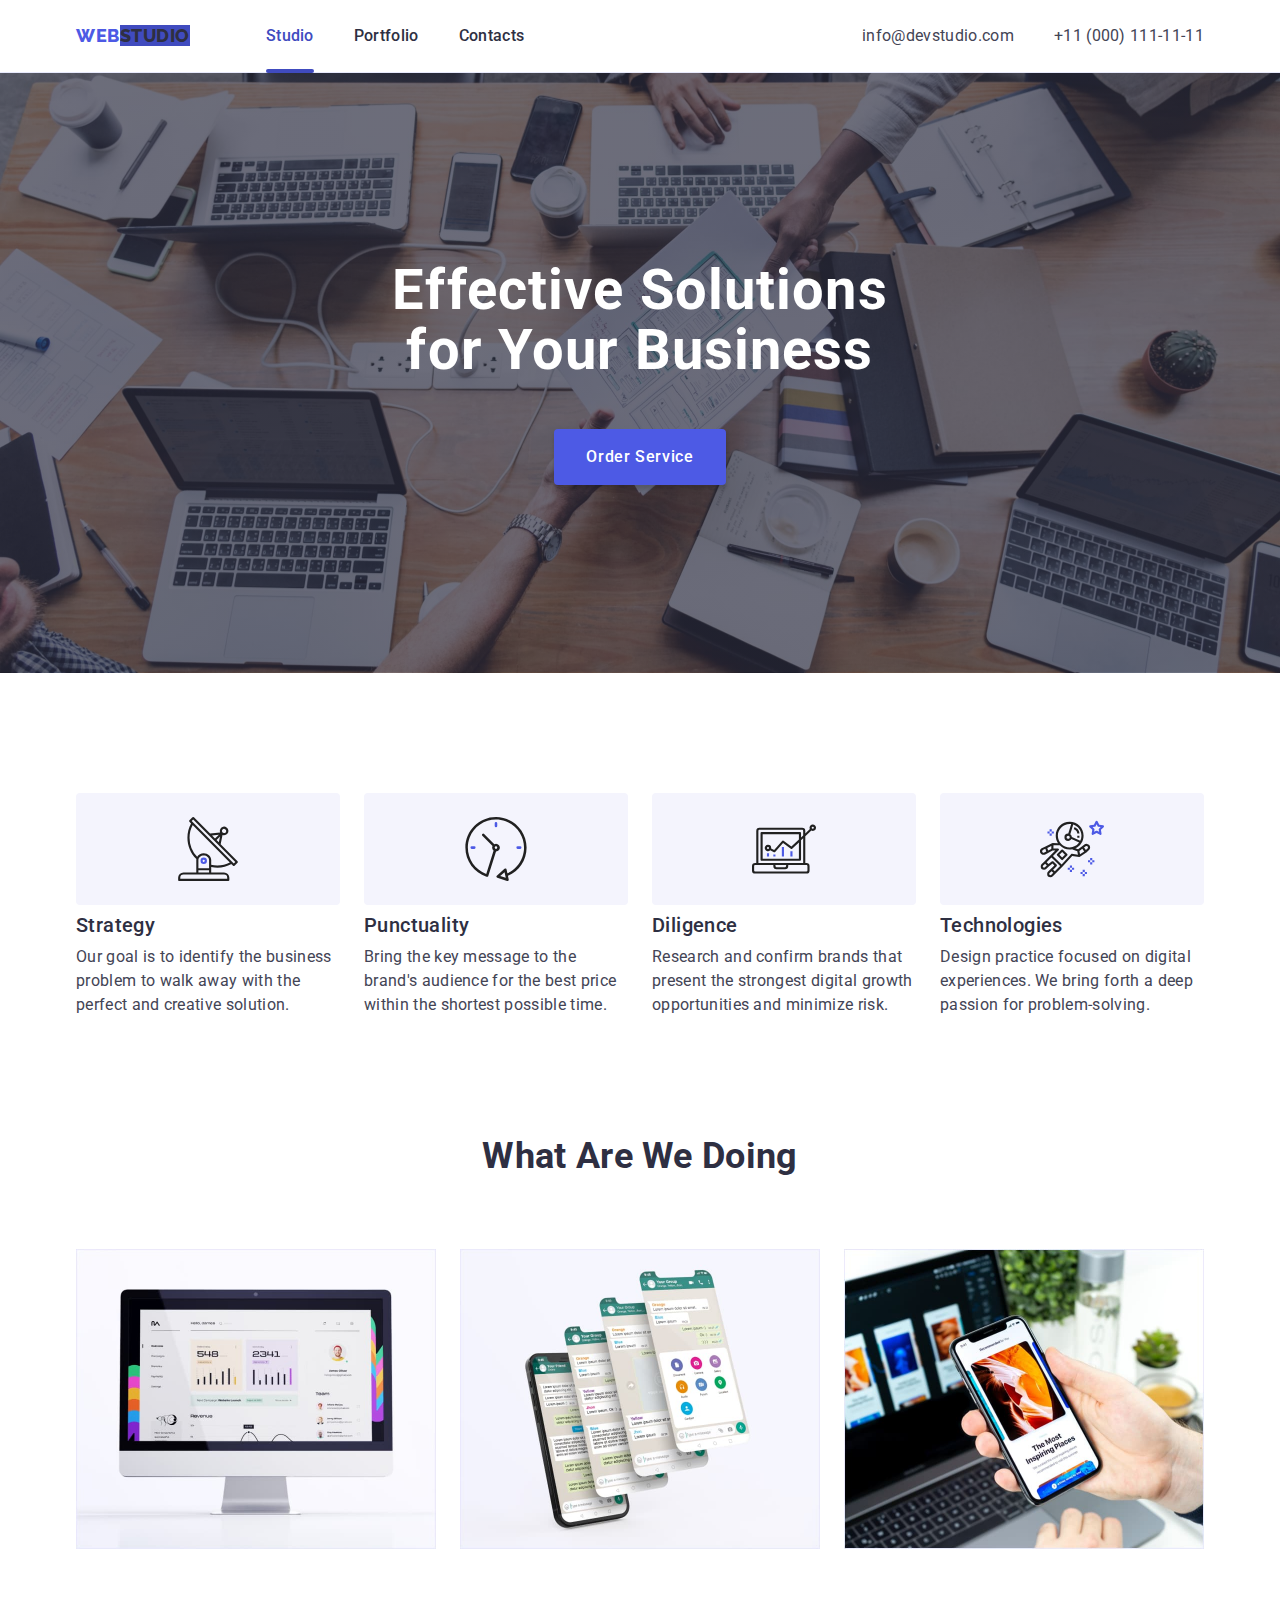
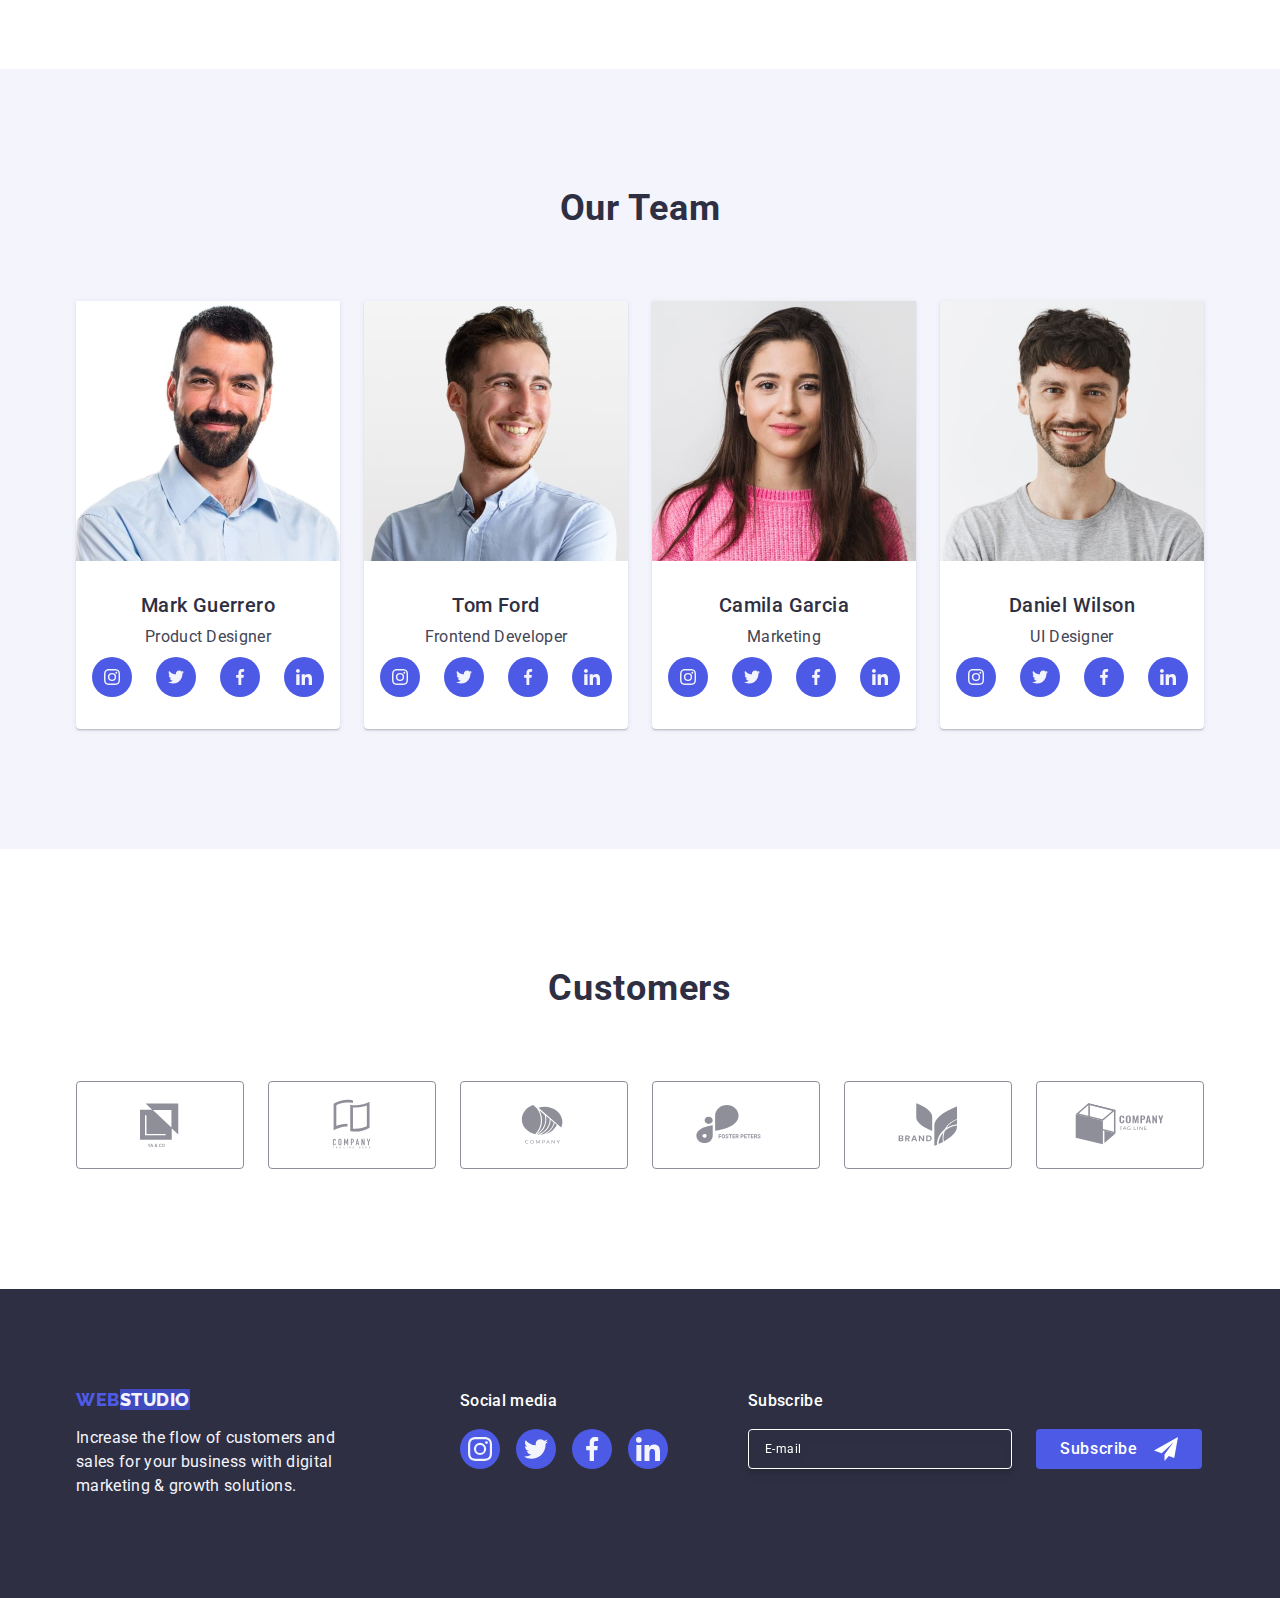
<file: index.html>
<!DOCTYPE html>
<html lang="en">
  <head>
    <meta charset="UTF-8" />
    <meta name="viewport" content="width=device-width, initial-scale=1.0" />
    <link rel="preconnect" href="https://fonts.googleapis.com" />
    <link rel="preconnect" href="https://fonts.gstatic.com" crossorigin />
    <link
      href="https://fonts.googleapis.com/css2?family=Raleway:wght@800&family=Roboto:wght@400;500;700;900&display=swap"
      rel="stylesheet"
    />
    <link
      rel="stylesheet"
      href="https://cdnjs.cloudflare.com/ajax/libs/modern-normalize/2.0.0/modern-normalize.min.css"
    />
    <link rel="stylesheet" href="./css/styles.css" />
    <link rel="shortcut icon" href="./images/favicon.ico" />
    <title>Web Studio</title>
  </head>
  <body>
    <header class="header">
      <div class="header-container container">
        <nav class="header-nav">
          <a class="header-nav__logo-blue link" href="./index.html"
            >Web<span class="header-nav__logo-black">Studio</span></a
          >
          <ul class="header-nav__list list">
            <li class="header-nav__item">
              <a class="header-nav__link link current" href="./index.html"
                >Studio</a
              >
            </li>
            <li class="header-nav__item">
              <a class="header-nav__link link" href="./portfolio.html"
                >Portfolio</a
              >
            </li>
            <li class="header-nav__item">
              <a class="header-nav__link link" href="">Contacts</a>
            </li>
          </ul>
        </nav>
        <address class="header-contacts">
          <ul class="header-contacts__list list">
            <li class="header-contacts__item">
              <a
                class="header-contacts__link link"
                href="mailto:info@devstudio.com"
                >info@devstudio.com</a
              >
            </li>
            <li class="header-contacts__item">
              <a class="header-contacts__link link" href="tel:+110001111111"
                >+11 (000) 111-11-11</a
              >
            </li>
          </ul>
        </address>
      </div>
    </header>

    <main>
      <section class="hero hero__bg-image">
        <div class="container">
          <h1 class="hero__title">Effective Solutions for Your Business</h1>
          <button class="hero__button" type="button" data-modal-open>
            Order Service
          </button>
        </div>
      </section>

      <section class="company">
        <div class="container">
          <h2 class="visually-hidden">Hidden</h2>
          <ul class="company__list list">
            <li class="company__item">
              <div class="company__wrapper">
                <svg
                  class="company__icon"
                  aria-label="antenna"
                  width="64"
                  height="64"
                >
                  <use href="./images/icons.svg#icon-antenna"></use>
                </svg>
              </div>
              <h3 class="company__title">Strategy</h3>
              <p class="company__text">
                Our goal is to identify the business problem to walk away with
                the perfect and creative solution.
              </p>
            </li>
            <li class="company__item">
              <div class="company__wrapper">
                <svg
                  class="company__icon"
                  aria-label="antenna"
                  width="64"
                  height="64"
                >
                  <use href="./images/icons.svg#icon-clock"></use>
                </svg>
              </div>
              <h3 class="company__title">Punctuality</h3>
              <p class="company__text">
                Bring the key message to the brand's audience for the best price
                within the shortest possible time.
              </p>
            </li>
            <li class="company__item">
              <div class="company__wrapper">
                <svg
                  class="company__icon"
                  aria-label="antenna"
                  width="64"
                  height="64"
                >
                  <use href="./images/icons.svg#icon-diagram"></use>
                </svg>
              </div>
              <h3 class="company__title">Diligence</h3>
              <p class="company__text">
                Research and confirm brands that present the strongest digital
                growth opportunities and minimize risk.
              </p>
            </li>
            <li class="company__item">
              <div class="company__wrapper">
                <svg
                  class="company__icon"
                  aria-label="antenna"
                  width="64"
                  height="64"
                >
                  <use href="./images/icons.svg#icon-astronaut"></use>
                </svg>
              </div>
              <h3 class="company__title">Technologies</h3>
              <p class="company__text">
                Design practice focused on digital experiences. We bring forth a
                deep passion for problem-solving.
              </p>
            </li>
          </ul>
        </div>
      </section>

      <section class="works">
        <div class="container">
          <h2 class="works__title">What are we doing</h2>
          <ul class="works__list list">
            <li class="works__item">
              <img
                class="works__image"
                src="./images/work-01.jpg"
                alt="computer-monitor"
                width="360"
              />
            </li>
            <li class="works__item">
              <img
                class="works__image"
                src="./images/work-02.jpg"
                alt="phone-application"
                width="360"
              />
            </li>
            <li class="works__item">
              <img
                class="works__image"
                src="./images/work-03.jpg"
                alt="laptop-and-phone"
                width="360"
              />
            </li>
          </ul>
        </div>
      </section>

      <section class="team">
        <div class="container">
          <h2 class="team__title">Our Team</h2>
          <ul class="team__list list">
            <li class="team__item">
              <img
                class="team__image"
                src="./images/team-01.jpg"
                alt="photo Mark Guerrero"
                width="264"
              />
              <div class="team__wrapper">
                <h3 class="team__specialist">Mark Guerrero</h3>
                <p class="team__job-title">Product Designer</p>
                <ul class="team__list-icons list">
                  <li class="team__item-icon">
                    <a href="" class="team__link-icon">
                      <svg
                        class="team__icon"
                        aria-label="icon-instagram"
                        width="16"
                        height="16"
                      >
                        <use href="./images/icons.svg#icon-instagram"></use>
                      </svg>
                    </a>
                  </li>
                  <li class="team__item-icon">
                    <a href="" class="team__link-icon">
                      <svg
                        class="team__icon"
                        aria-label="icon-twitter"
                        width="16"
                        height="16"
                      >
                        <use href="./images/icons.svg#icon-twitter"></use>
                      </svg>
                    </a>
                  </li>
                  <li class="team__item-icon">
                    <a href="" class="team__link-icon">
                      <svg
                        class="team__icon"
                        aria-label="icon-facebook"
                        width="16"
                        height="16"
                      >
                        <use href="./images/icons.svg#icon-facebook"></use>
                      </svg>
                    </a>
                  </li>
                  <li class="team__item-icon">
                    <a href="" class="team__link-icon">
                      <svg
                        class="team__icon"
                        aria-label="icon-linkedin"
                        width="16"
                        height="16"
                      >
                        <use href="./images/icons.svg#icon-linkedin"></use>
                      </svg>
                    </a>
                  </li>
                </ul>
              </div>
            </li>
            <li class="team__item">
              <img
                class="team__image"
                src="./images/team-02.jpg"
                alt="photo Tom Ford"
                width="264"
              />
              <div class="team__wrapper">
                <h3 class="team__specialist">Tom Ford</h3>
                <p class="team__job-title">Frontend Developer</p>
                <ul class="team__list-icons list">
                  <li class="team__item-icon">
                    <a href="" class="team__link-icon">
                      <svg
                        class="team__icon"
                        aria-label="icon-instagram"
                        width="16"
                        height="16"
                      >
                        <use href="./images/icons.svg#icon-instagram"></use>
                      </svg>
                    </a>
                  </li>
                  <li class="team__item-icon">
                    <a href="" class="team__link-icon">
                      <svg
                        class="team__icon"
                        aria-label="icon-twitter"
                        width="16"
                        height="16"
                      >
                        <use href="./images/icons.svg#icon-twitter"></use>
                      </svg>
                    </a>
                  </li>
                  <li class="team__item-icon">
                    <a href="" class="team__link-icon">
                      <svg
                        class="team__icon"
                        aria-label="icon-facebook"
                        width="16"
                        height="16"
                      >
                        <use href="./images/icons.svg#icon-facebook"></use>
                      </svg>
                    </a>
                  </li>
                  <li class="team__item-icon">
                    <a href="" class="team__link-icon">
                      <svg
                        class="team__icon"
                        aria-label="icon-linkedin"
                        width="16"
                        height="16"
                      >
                        <use href="./images/icons.svg#icon-linkedin"></use>
                      </svg>
                    </a>
                  </li>
                </ul>
              </div>
            </li>
            <li class="team__item">
              <img
                class="team__image"
                src="./images/team-03.jpg"
                alt="photo Camila Garcia"
                width="264"
              />
              <div class="team__wrapper">
                <h3 class="team__specialist">Camila Garcia</h3>
                <p class="team__job-title">Marketing</p>
                <ul class="team__list-icons list">
                  <li class="team__item-icon">
                    <a href="" class="team__link-icon">
                      <svg
                        class="team__icon"
                        aria-label="icon-instagram"
                        width="16"
                        height="16"
                      >
                        <use href="./images/icons.svg#icon-instagram"></use>
                      </svg>
                    </a>
                  </li>
                  <li class="team__item-icon">
                    <a href="" class="team__link-icon">
                      <svg
                        class="team__icon"
                        aria-label="icon-twitter"
                        width="16"
                        height="16"
                      >
                        <use href="./images/icons.svg#icon-twitter"></use>
                      </svg>
                    </a>
                  </li>
                  <li class="team__item-icon">
                    <a href="" class="team__link-icon">
                      <svg
                        class="team__icon"
                        aria-label="icon-facebook"
                        width="16"
                        height="16"
                      >
                        <use href="./images/icons.svg#icon-facebook"></use>
                      </svg>
                    </a>
                  </li>
                  <li class="team__item-icon">
                    <a href="" class="team__link-icon">
                      <svg
                        class="team__icon"
                        aria-label="icon-linkedin"
                        width="16"
                        height="16"
                      >
                        <use href="./images/icons.svg#icon-linkedin"></use>
                      </svg>
                    </a>
                  </li>
                </ul>
              </div>
            </li>
            <li class="team__item">
              <img
                class="team__image"
                src="./images/team-04.jpg"
                alt="photo Daniel Wilson"
                width="264"
              />
              <div class="team__wrapper">
                <h3 class="team__specialist">Daniel Wilson</h3>
                <p class="team__job-title">UI Designer</p>
                <ul class="team__list-icons list">
                  <li class="team__item-icon">
                    <a href="" class="team__link-icon">
                      <svg
                        class="team__icon"
                        aria-label="icon-instagram"
                        width="16"
                        height="16"
                      >
                        <use href="./images/icons.svg#icon-instagram"></use>
                      </svg>
                    </a>
                  </li>
                  <li class="team__item-icon">
                    <a href="" class="team__link-icon">
                      <svg
                        class="team__icon"
                        aria-label="icon-twitter"
                        width="16"
                        height="16"
                      >
                        <use href="./images/icons.svg#icon-twitter"></use>
                      </svg>
                    </a>
                  </li>
                  <li class="team__item-icon">
                    <a href="" class="team__link-icon">
                      <svg
                        class="team__icon"
                        aria-label="icon-facebook"
                        width="16"
                        height="16"
                      >
                        <use href="./images/icons.svg#icon-facebook"></use>
                      </svg>
                    </a>
                  </li>
                  <li class="team__item-icon">
                    <a href="" class="team__link-icon">
                      <svg
                        class="team__icon"
                        aria-label="icon-linkedin"
                        width="16"
                        height="16"
                      >
                        <use href="./images/icons.svg#icon-linkedin"></use>
                      </svg>
                    </a>
                  </li>
                </ul>
              </div>
            </li>
          </ul>
        </div>
      </section>
      <section class="customers">
        <div class="container">
          <h2 class="customers__title">Customers</h2>
          <ul class="customers__list list">
            <li class="customers__item">
              <a href="" class="customers__link"
                ><svg
                  class="customers__icon"
                  aria-label="customers-icons"
                  width="104"
                  height="56"
                >
                  <use href="./images/icons.svg#customers-logo-1"></use></svg
              ></a>
            </li>
            <li class="customers__item">
              <a href="" class="customers__link"
                ><svg
                  class="customers__icon"
                  aria-label="customers-icons"
                  width="104"
                  height="56"
                >
                  <use href="./images/icons.svg#customers-logo-2"></use></svg
              ></a>
            </li>
            <li class="customers__item">
              <a href="" class="customers__link"
                ><svg
                  class="customers__icon"
                  aria-label="customers-icons"
                  width="104"
                  height="56"
                >
                  <use href="./images/icons.svg#customers-logo-3"></use></svg
              ></a>
            </li>
            <li class="customers__item">
              <a href="" class="customers__link"
                ><svg
                  class="customers__icon"
                  aria-label="customers-icons"
                  width="104"
                  height="56"
                >
                  <use href="./images/icons.svg#customers-logo-4"></use></svg
              ></a>
            </li>
            <li class="customers__item">
              <a href="" class="customers__link"
                ><svg
                  class="customers__icon"
                  aria-label="customers-icons"
                  width="104"
                  height="56"
                >
                  <use href="./images/icons.svg#customers-logo-5"></use></svg
              ></a>
            </li>
            <li class="customers__item">
              <a href="" class="customers__link"
                ><svg
                  class="customers__icon"
                  aria-label="customers-icons"
                  width="104"
                  height="56"
                >
                  <use href="./images/icons.svg#customers-logo-6"></use></svg
              ></a>
            </li>
          </ul>
        </div>
      </section>
    </main>

    <footer class="footer">
      <div class="footer-container container">
        <div class="footer__logo-wrapper">
          <a class="footer__logo-blue link" href="./index.html"
            >Web<span class="footer__logo-white">Studio</span></a
          >
          <p class="footer__text">
            Increase the flow of customers and sales for your business with
            digital marketing & growth solutions.
          </p>
        </div>

        <div class="footer__icon-wrapper">
          <p class="footer__icon-text">Social media</p>
          <ul class="footer__icon-list">
            <li class="footer__icon-item">
              <a href="" class="footer__icon-link">
                <svg
                  class="footer__icon"
                  aria-label="icon-instagram"
                  width="24"
                  height="24"
                >
                  <use href="./images/icons.svg#icon-instagram"></use>
                </svg>
              </a>
            </li>
            <li class="footer__icon-item">
              <a href="" class="footer__icon-link">
                <svg
                  class="footer__icon"
                  aria-label="icon-twitter"
                  width="24"
                  height="24"
                >
                  <use href="./images/icons.svg#icon-twitter"></use>
                </svg>
              </a>
            </li>
            <li class="footer__icon-item">
              <a href="" class="footer__icon-link">
                <svg
                  class="footer__icon"
                  aria-label="icon-facebook"
                  width="24"
                  height="24"
                >
                  <use href="./images/icons.svg#icon-facebook"></use>
                </svg>
              </a>
            </li>
            <li class="footer__icon-item">
              <a href="" class="footer__icon-link">
                <svg
                  class="footer__icon"
                  aria-label="icon-linkedin"
                  width="24"
                  height="24"
                >
                  <use href="./images/icons.svg#icon-linkedin"></use>
                </svg>
              </a>
            </li>
          </ul>
        </div>

        <div class="footer__subscribe-wrapper">
          <p class="footer__subscribe-text">Subscribe</p>
          <form class="footer__subscribe-form">
            <label class="footer__subscribe-label">
              <input
                class="footer__subscribe-input"
                type="email"
                name="email-field"
                placeholder="E-mail"
              />
            </label>
            <button
              type="submit"
              name="email-subscribe-button"
              class="footer__subscribe-button"
            >
              Subscribe
              <svg
                class="footer__subscribe-icon"
                aria-label="icon-send"
                width="24"
                height="24"
              >
                <use href="./images/icons.svg#icon-send"></use>
              </svg>
            </button>
          </form>
        </div>
      </div>
    </footer>

    <div class="backdrop is-hidden" data-modal>
      <div class="modal">
        <button class="modal__button-close" type="button" data-modal-close>
          <svg
            class="modal__icon-close"
            aria-label="icon-modal-close"
            width="8"
            height="8"
          >
            <use href="./images/icons.svg#icon-modal-close"></use>
          </svg>
        </button>

        <p class="modal__title">
          Leave your contacts and we will call you back
        </p>

        <form class="modal__form">
          <div class="modal__wrapper">
            <label class="modal__label" for="user-name">Name</label>
            <div class="modal__icon-wrapper">
              <input
                class="modal__input"
                type="text"
                name="user-name"
                id="user-name"
              />
              <svg
                class="modal__icon"
                aria-label="icon-person"
                width="18"
                height="24"
              >
                <use href="./images/icons.svg#icon-person"></use>
              </svg>
            </div>
          </div>

          <div class="modal__wrapper">
            <label class="modal__label" for="phone-number">Phone</label>
            <div class="modal__icon-wrapper">
              <input
                class="modal__input"
                type="tel"
                name="phone-number"
                id="phone-number"
              />
              <svg
                class="modal__icon"
                aria-label="icon-phone"
                width="18"
                height="24"
              >
                <use href="./images/icons.svg#icon-phone"></use>
              </svg>
            </div>
          </div>

          <div class="modal__wrapper">
            <label class="modal__label" for="useremail">Email</label>
            <div class="modal__icon-wrapper">
              <input
                class="modal__input"
                type="email"
                name="user-email"
                id="useremail"
              />
              <svg
                class="modal__icon"
                aria-label="icon-email"
                width="18"
                height="24"
              >
                <use href="./images/icons.svg#icon-email"></use>
              </svg>
            </div>
          </div>

          <div class="modal__text-field-wrapper">
            <label class="modal__label" for="user-comment">Comment</label>
            <textarea
              class="modal__text-field"
              name="user-comment"
              id="user-comment"
              placeholder="Text input"
            ></textarea>
          </div>

          <div class="modal__check-wrapper">
            <input
              class="modal__check-input visually-hidden"
              type="checkbox"
              name="user-privacy"
              id="user-privacy"
              value="true"
            />
            <label class="modal__check-text" for="user-privacy">
              <span class="modal__check-box">
                <svg
                  class="modal__icon-check"
                  aria-label="icon-check-white"
                  width="10"
                  height="8"
                >
                  <use href="./images/icons.svg#icon-check-white"></use></svg
              ></span>
              I accept the terms and conditions of the
              <a class="modal__link-text" href="">Privacy Policy</a></label
            >
          </div>

          <button class="modal__button-submit" type="submit">Send</button>
        </form>
      </div>
    </div>

    <script src="./js/modal.js"></script>
  </body>
</html>
</file>
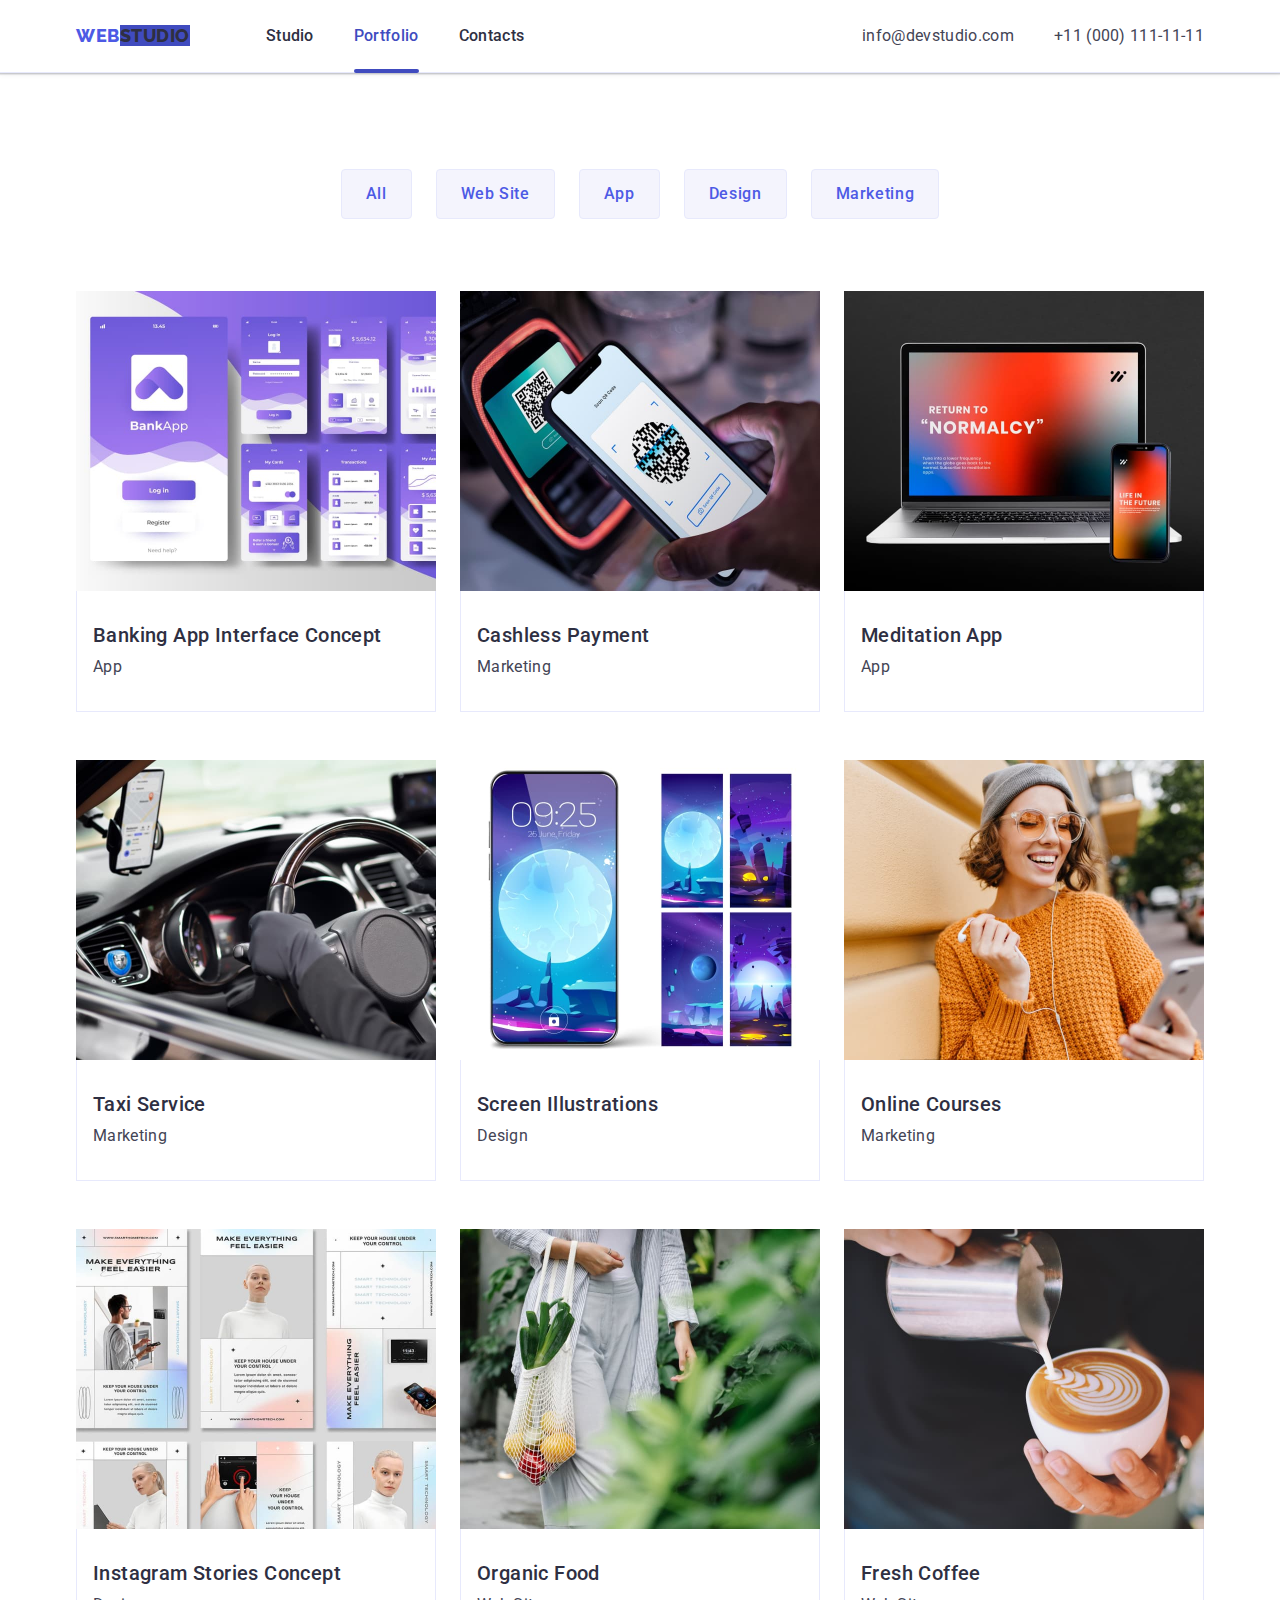
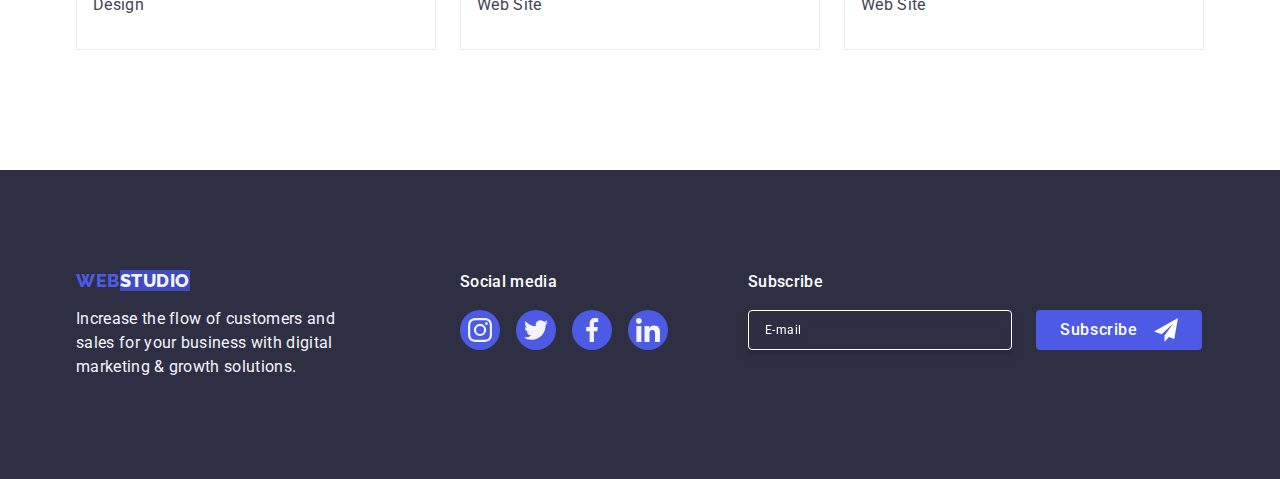
<file: portfolio.html>
<!DOCTYPE html>
<html lang="en">
  <head>
    <meta charset="UTF-8" />
    <meta name="viewport" content="width=device-width, initial-scale=1.0" />
    <link rel="preconnect" href="https://fonts.googleapis.com" />
    <link rel="preconnect" href="https://fonts.gstatic.com" crossorigin />
    <link
      href="https://fonts.googleapis.com/css2?family=Raleway:wght@800&family=Roboto:wght@400;500;700;900&display=swap"
      rel="stylesheet"
    />
    <link
      rel="stylesheet"
      href="https://cdnjs.cloudflare.com/ajax/libs/modern-normalize/2.0.0/modern-normalize.min.css"
    />
    <link rel="stylesheet" href="./css/styles.css" />
    <link rel="shortcut icon" href="./images/favicon.ico" />
    <title>Portfolio</title>
  </head>
  <body>
    <header class="header">
      <div class="header-container container">
        <nav class="header-nav">
          <a class="header-nav__logo-blue link" href="./index.html"
            >Web<span class="header-nav__logo-black">Studio</span></a
          >
          <ul class="header-nav__list list">
            <li class="header-nav__item">
              <a class="header-nav__link link" href="./index.html">Studio</a>
            </li>
            <li class="header-nav__item">
              <a class="header-nav__link link current" href="./portfolio.html"
                >Portfolio</a
              >
            </li>
            <li class="header-nav__item">
              <a class="header-nav__link link" href="">Contacts</a>
            </li>
          </ul>
        </nav>
        <address class="header-contacts">
          <ul class="header-contacts__list list">
            <li class="header-contacts__item">
              <a
                class="header-contacts__link link"
                href="mailto:info@devstudio.com"
                >info@devstudio.com</a
              >
            </li>
            <li class="header-contacts__item">
              <a class="header-contacts__link link" href="tel:+110001111111"
                >+11 (000) 111-11-11</a
              >
            </li>
          </ul>
        </address>
      </div>
    </header>

    <main>
      <section class="gallery">
        <div class="container">
          <h1 class="visually-hidden">Hidden</h1>

          <ul class="gallery-filter__list list">
            <li class="gallery-filter__item">
              <button class="gallery-filter__button" type="button">All</button>
            </li>
            <li class="gallery-filter__item">
              <button class="gallery-filter__button" type="button">
                Web Site
              </button>
            </li>
            <li class="gallery-filter__item">
              <button class="gallery-filter__button" type="button">App</button>
            </li>
            <li class="gallery-filter__item">
              <button class="gallery-filter__button" type="button">
                Design
              </button>
            </li>
            <li class="gallery-filter__item">
              <button class="gallery-filter__button" type="button">
                Marketing
              </button>
            </li>
          </ul>

          <ul class="gallery__list list">
            <li class="gallery__item">
              <a class="gallery__link link" tabindex="0">
                <div class="gallery__overley-wrapper">
                  <img
                    class="gallery__image"
                    src="./images/portfolio-01.jpg"
                    alt="Banking App Interface Concept"
                    width="360"
                  />
                  <p class="gallery__overley-text">
                    14 Stylish and User-Friendly App Design Concepts · Task
                    Manager App · Calorie Tracker App · Exotic Fruit Ecommerce
                    App · Cloud Storage App
                  </p>
                </div>
                <div class="gallery__wrapper">
                  <h2 class="gallery__title">Banking App Interface Concept</h2>
                  <p class="gallery__text">App</p>
                </div>
              </a>
            </li>
            <li class="gallery__item">
              <a class="gallery__link link" tabindex="0">
                <div class="gallery__overley-wrapper">
                  <img
                    class="gallery__image"
                    src="./images/portfolio-02.jpg"
                    alt="Cashless Payment"
                    width="360"
                  />
                  <p class="gallery__overley-text">
                    14 Stylish and User-Friendly App Design Concepts · Task
                    Manager App · Calorie Tracker App · Exotic Fruit Ecommerce
                    App · Cloud Storage App
                  </p>
                </div>
                <div class="gallery__wrapper">
                  <h2 class="gallery__title">Cashless Payment</h2>
                  <p class="gallery__text">Marketing</p>
                </div>
              </a>
            </li>
            <li class="gallery__item">
              <a class="gallery__link link" tabindex="0">
                <div class="gallery__overley-wrapper">
                  <img
                    class="gallery__image"
                    src="./images/portfolio-03.jpg"
                    alt="Meditation App"
                    width="360"
                  />
                  <p class="gallery__overley-text">
                    14 Stylish and User-Friendly App Design Concepts · Task
                    Manager App · Calorie Tracker App · Exotic Fruit Ecommerce
                    App · Cloud Storage App
                  </p>
                </div>
                <div class="gallery__wrapper">
                  <h2 class="gallery__title">Meditation App</h2>
                  <p class="gallery__text">App</p>
                </div>
              </a>
            </li>
            <li class="gallery__item">
              <a class="gallery__link link" tabindex="0">
                <div class="gallery__overley-wrapper">
                  <img
                    class="gallery__image"
                    src="./images/portfolio-04.jpg"
                    alt="Taxi Service"
                    width="360"
                  />
                  <p class="gallery__overley-text">
                    14 Stylish and User-Friendly App Design Concepts · Task
                    Manager App · Calorie Tracker App · Exotic Fruit Ecommerce
                    App · Cloud Storage App
                  </p>
                </div>
                <div class="gallery__wrapper">
                  <h2 class="gallery__title">Taxi Service</h2>
                  <p class="gallery__text">Marketing</p>
                </div>
              </a>
            </li>
            <li class="gallery__item">
              <a class="gallery__link link" tabindex="0">
                <div class="gallery__overley-wrapper">
                  <img
                    class="gallery__image"
                    src="./images/portfolio-05.jpg"
                    alt="Screen Illustrations"
                    width="360"
                  />
                  <p class="gallery__overley-text">
                    14 Stylish and User-Friendly App Design Concepts · Task
                    Manager App · Calorie Tracker App · Exotic Fruit Ecommerce
                    App · Cloud Storage App
                  </p>
                </div>
                <div class="gallery__wrapper">
                  <h2 class="gallery__title">Screen Illustrations</h2>
                  <p class="gallery__text">Design</p>
                </div>
              </a>
            </li>
            <li class="gallery__item">
              <a class="gallery__link link" tabindex="0">
                <div class="gallery__overley-wrapper">
                  <img
                    class="gallery__image"
                    src="./images/portfolio-06.jpg"
                    alt="Online Courses"
                    width="360"
                  />
                  <p class="gallery__overley-text">
                    14 Stylish and User-Friendly App Design Concepts · Task
                    Manager App · Calorie Tracker App · Exotic Fruit Ecommerce
                    App · Cloud Storage App
                  </p>
                </div>
                <div class="gallery__wrapper">
                  <h2 class="gallery__title">Online Courses</h2>
                  <p class="gallery__text">Marketing</p>
                </div>
              </a>
            </li>
            <li class="gallery__item">
              <a class="gallery__link link" tabindex="0">
                <div class="gallery__overley-wrapper">
                  <img
                    class="gallery__image"
                    src="./images/portfolio-07.jpg"
                    alt="Instagram Stories Concept"
                    width="360"
                  />
                  <p class="gallery__overley-text">
                    14 Stylish and User-Friendly App Design Concepts · Task
                    Manager App · Calorie Tracker App · Exotic Fruit Ecommerce
                    App · Cloud Storage App
                  </p>
                </div>
                <div class="gallery__wrapper">
                  <h2 class="gallery__title">Instagram Stories Concept</h2>
                  <p class="gallery__text">Design</p>
                </div>
              </a>
            </li>
            <li class="gallery__item">
              <a class="gallery__link link" tabindex="0">
                <div class="gallery__overley-wrapper">
                  <img
                    class="gallery__image"
                    src="./images/portfolio-08.jpg"
                    alt="Organic Food"
                    width="360"
                  />
                  <p class="gallery__overley-text">
                    14 Stylish and User-Friendly App Design Concepts · Task
                    Manager App · Calorie Tracker App · Exotic Fruit Ecommerce
                    App · Cloud Storage App
                  </p>
                </div>
                <div class="gallery__wrapper">
                  <h2 class="gallery__title">Organic Food</h2>
                  <p class="gallery__text">Web Site</p>
                </div>
              </a>
            </li>
            <li class="gallery__item">
              <a class="gallery__link link" tabindex="0">
                <div class="gallery__overley-wrapper">
                  <img
                    class="gallery__image"
                    src="./images/portfolio-09.jpg"
                    alt="Fresh Coffee"
                    width="360"
                  />
                  <p class="gallery__overley-text">
                    14 Stylish and User-Friendly App Design Concepts · Task
                    Manager App · Calorie Tracker App · Exotic Fruit Ecommerce
                    App · Cloud Storage App
                  </p>
                </div>
                <div class="gallery__wrapper">
                  <h2 class="gallery__title">Fresh Coffee</h2>
                  <p class="gallery__text">Web Site</p>
                </div>
              </a>
            </li>
          </ul>
        </div>
      </section>
    </main>

    <footer class="footer">
      <div class="footer-container container">
        <div class="footer__logo-wrapper">
          <a class="footer__logo-blue link" href="./index.html"
            >Web<span class="footer__logo-white">Studio</span></a
          >
          <p class="footer__text">
            Increase the flow of customers and sales for your business with
            digital marketing & growth solutions.
          </p>
        </div>

        <div class="footer__icon-wrapper">
          <p class="footer__icon-text">Social media</p>
          <ul class="footer__icon-list">
            <li class="footer__icon-item">
              <a href="" class="footer__icon-link">
                <svg
                  class="footer__icon"
                  aria-label="icon-instagram"
                  width="24"
                  height="24"
                >
                  <use href="./images/icons.svg#icon-instagram"></use>
                </svg>
              </a>
            </li>
            <li class="footer__icon-item">
              <a href="" class="footer__icon-link">
                <svg
                  class="footer__icon"
                  aria-label="icon-twitter"
                  width="24"
                  height="24"
                >
                  <use href="./images/icons.svg#icon-twitter"></use>
                </svg>
              </a>
            </li>
            <li class="footer__icon-item">
              <a href="" class="footer__icon-link">
                <svg
                  class="footer__icon"
                  aria-label="icon-facebook"
                  width="24"
                  height="24"
                >
                  <use href="./images/icons.svg#icon-facebook"></use>
                </svg>
              </a>
            </li>
            <li class="footer__icon-item">
              <a href="" class="footer__icon-link">
                <svg
                  class="footer__icon"
                  aria-label="icon-linkedin"
                  width="24"
                  height="24"
                >
                  <use href="./images/icons.svg#icon-linkedin"></use>
                </svg>
              </a>
            </li>
          </ul>
        </div>

        <div class="footer__subscribe-wrapper">
          <p class="footer__subscribe-text">Subscribe</p>
          <form class="footer__subscribe-form">
            <label class="footer__subscribe-label">
              <input
                class="footer__subscribe-input"
                type="email"
                name="email-field"
                placeholder="E-mail"
              />
            </label>
            <button
              type="submit"
              name="email-subscribe-button"
              class="footer__subscribe-button"
            >
              Subscribe
              <svg
                class="footer__subscribe-icon"
                aria-label="icon-send"
                width="24"
                height="24"
              >
                <use href="./images/icons.svg#icon-send"></use>
              </svg>
            </button>
          </form>
        </div>
      </div>
    </footer>
  </body>
</html>
</file>
<file: css/styles.css>
:root {
    --color-iris: #4d5ae5;
    --color-ocean: #404bbf;
    --color-navy-blue: #2e2f42;
    --color-green: #31d0aa;
    --color-slate: #434455;
    --color-light-slate: #8e8f99;
    --color-cornflower: #e7e9fc;
    --color-cloud: #f4f4fd;
    --color-navy-blue-modal: #2e2f42;
    --color-grey: #2e2f42;
    --color-white: #ffffff;
    --color-dairy: #fcfcfc;
}

*,
*::before,
*::after {
    box-sizing: border-box;
}

body {
    font-family: 'Roboto', sans-serif;
    color: var(--color-slate);
    background-color: var(--color-white);
    font-size: 16px;
    letter-spacing: 0.02em;
}

.list {
    list-style: none;
}

.link {
    text-decoration: none;
}

h1,
h2,
h3,
h4,
h5,
h6,
p,
ul {
    margin: 0;
    padding: 0;
}

input,
textarea,
button {
    font: inherit;
    border-color: #4D5AE5;
}


input{
    box-shadow: 0px 4px 4px 0px rgba(0, 0, 0, 0.15);
    border-color: #4D5AE5;
}

label {
    display: block;
}

span {
    background-color: #404bbf;
    border: none;
    fill: #F4F4FD;
    
}

button {
    cursor: pointer;
    color: currentColor;
}

ul {
    list-style: none;
}

a {
    text-decoration: none;
    outline: none;
}

img {
    display: block;
    max-width: 100%;
    height: auto;
}

.visually-hidden {
    position: absolute;
    width: 1px;
    height: 1px;
    margin: -1px;
    border: 0;
    padding: 0;
    white-space: nowrap;
    clip-path: inset(100%);
    clip: rect(0 0 0 0);
    overflow: hidden;
}

.container {
    width: 1158px;
    margin: 0 auto;
    padding: 0 15px;
}

/* Page Studio */

.header {
    border-bottom: 1px solid var(--color-cornflower);
    box-shadow: 0px 2px 1px rgba(46, 47, 66, 0.08),
        0px 1px 1px rgba(46, 47, 66, 0.16), 0px 1px 6px rgba(46, 47, 66, 0.08);
}

.header-container {
    display: flex;
    align-items: center;
}

.header-nav {
    display: flex;
    align-items: center;
}

.header-nav__logo-blue {
    color: var(--color-iris);
    font-family: 'Raleway', sans-serif;
    font-weight: 800;
    font-size: 18px;
    line-height: 1.17;
    letter-spacing: 0.03em;
    text-transform: uppercase;
    display: inline-block;
    margin-right: 76px;
}

.header-nav__logo-black {
    color: var(--color-navy-blue);
}

.header-nav__list {
    display: flex;
    gap: 40px;
}

.header-nav__link {
    color: var(--color-navy-blue);
    font-weight: 500;
    font-size: 16px;
    line-height: 1.5;
    padding-top: 24px;
    padding-bottom: 24px;
    position: relative;
    display: block;
    transition: color 250ms cubic-bezier(0.4, 0, 0.2, 1);
}

.header-nav__link:hover,
.header-nav__link:focus {
    color: var(--color-ocean);
}

.header-nav__link.current {
    color: var(--color-ocean);
}

.header-nav__link.current::after {
    content: '';
    display: block;
    width: 100%;
    height: 4px;
    border-radius: 2px;
    background-color: var(--color-ocean);
    position: absolute;
    bottom: -1px;
    left: 0;
}

.header-contacts {
    font-style: normal;
    margin-left: auto;
}

.header-contacts__list {
    display: flex;
    gap: 40px;
}

.header-contacts__link {
    color: var(--color-slate);
    font-weight: 400;
    font-size: 16px;
    line-height: 1.5;
    display: inline-block;
    padding-top: 24px;
    padding-bottom: 24px;
    transition: color 250ms cubic-bezier(0.4, 0, 0.2, 1);
}

.header-contacts__link:hover,
.header-contacts__link:focus {
    color: var(--color-ocean);
}

.hero {
    background-color: var(--color-navy-blue);
    padding: 188px 0;
}

.hero__bg-image {
    margin: 0 auto;
    max-width: 1440px;
    background-position: center;
    background-repeat: no-repeat;
    background-size: cover;
    background-image: linear-gradient(rgba(46, 47, 66, 0.7),
            rgba(46, 47, 66, 0.7)),
        url('../images/img-name.jpg');
}

.hero__title {
    color: var(--color-white);
    font-weight: 700;
    font-size: 56px;
    line-height: 1.07;
    letter-spacing: 0.02em;
    text-align: center;
    max-width: 496px;
    text-align: center;
    margin: 0 auto 48px;
}

.hero__button {
    color: var(--color-white);
    background-color: var(--color-iris);
    font-family: 'Roboto', sans-serif;
    font-weight: 500;
    font-size: 16px;
    line-height: 1.5;
    letter-spacing: 0.04em;
    cursor: pointer;
    border-radius: 4px;
    padding: 16px 32px 16px 32px;
    border: none;
    box-shadow: 0px 4px 4px 0px rgba(0, 0, 0, 0.15);
    display: block;
    margin: 0 auto;
    min-width: 169px;
    transition: background-color 250ms cubic-bezier(0.4, 0, 0.2, 1);
}

.hero__button:hover,
.hero__button:focus {
    background-color: var(--color-ocean);
}

.company {
    padding: 120px 0;
}

.company__list {
    display: flex;
    gap: 24px;
}

.company__item {
    width: 264px;
}

.company__wrapper {
    display: flex;
    align-items: center;
    justify-content: center;
    height: 112px;
    border-radius: 4px;
    background-color: var(--color-cloud);
    margin-bottom: 8px;
}

.company__title {
    color: var(--color-navy-blue);
    font-weight: 500;
    font-size: 20px;
    line-height: 1.2;
    letter-spacing: 0.02em;
    margin-bottom: 8px;
}

.company__text {
    color: var(--color-slate);
    font-weight: 400;
    font-size: 16px;
    line-height: 1.5;
}

.works {
    padding-bottom: 120px;
}

.works__title {
    color: var(--color-navy-blue);
    font-weight: 700;
    font-size: 36px;
    line-height: 1.11;
    text-align: center;
    text-transform: capitalize;
    margin-bottom: 72px;
}

.works__list {
    display: flex;
    gap: 24px;
}

.team {
    background-color: var(--color-cloud);
    padding: 120px 0;
}

.team__title {
    color: var(--color-navy-blue);
    font-weight: 700;
    font-size: 36px;
    line-height: 1.11;
    text-align: center;
    letter-spacing: 0.02em;
    text-transform: capitalize;
    margin-bottom: 72px;
}

.team__list {
    background-color: var(--color-cloud);
    display: flex;
    gap: 24px;
}

.team__item {
    background-color: var(--color-white);
    box-shadow: 0px 2px 1px 0px rgba(46, 47, 66, 0.08),
        0px 1px 1px 0px rgba(46, 47, 66, 0.16),
        0px 1px 6px 0px rgba(46, 47, 66, 0.08);
    border-radius: 0px 0px 4px 4px;
}

.team__wrapper {
    padding: 32px 0;
}

.team__specialist {
    color: var(--color-navy-blue);
    font-weight: 500;
    font-size: 20px;
    line-height: 1.2;
    letter-spacing: 0.02em;
    text-align: center;
    margin-bottom: 8px;
}

.team__job-title {
    color: var(--color-slate);
    font-weight: 400;
    font-size: 16px;
    line-height: 1.5;
    text-align: center;
    margin-bottom: 8px;
}

.team__list-icons {
    display: flex;
    align-items: center;
    justify-content: center;
    gap: 24px;
}

.team__item-icon {
    width: 40px;
    height: 40px;
}

.team__link-icon {
    display: flex;
    align-items: center;
    justify-content: center;
    width: 100%;
    height: 100%;
    background-color: var(--color-iris);
    border-radius: 50%;
    transition: background-color 250ms cubic-bezier(0.4, 0, 0.2, 1);
}

.team__link-icon:hover,
.team__link-icon:focus {
    background-color: var(--color-ocean);
}

.team__icon {
    fill: var(--color-cloud);
}

.customers {
    padding: 120px 0;
}

.customers__title {
    color: var(--color-navy-blue);
    font-weight: 700;
    font-size: 36px;
    line-height: 1.11;
    text-align: center;
    letter-spacing: 0.02em;
    margin-bottom: 72px;
}

.customers__list {
    display: flex;
    align-items: center;
    justify-content: center;
    gap: 24px;
}

.customers__item {
    width: 168px;
    height: 88px;
}

.customers__link {
    display: flex;
    justify-content: center;
    align-items: center;
    width: 100%;
    height: 100%;
    color: var(--color-light-slate);
    border-radius: 4px;
    border: 1px solid var(--color-light-slate);
    transition: border-color 250ms cubic-bezier(0.4, 0, 0.2, 1),
        color 250ms cubic-bezier(0.4, 0, 0.2, 1);
    fill: currentColor;
}

.customers__link:hover,
.customers__link:focus {
    color: var(--color-ocean);
    border-color: var(--color-ocean);
    fill: var(--color-ocean);
}

.footer {
    background-color: var(--color-navy-blue);
    padding: 100px 0;
}

.footer-container {
    display: flex;
    align-items: baseline;
}

.footer__logo-wrapper {
    width: 264px;
    margin-right: 120px;
}

.footer__logo-blue {
    color: var(--color-iris);
    font-family: 'Raleway', sans-serif;
    font-weight: 800;
    font-size: 18px;
    line-height: 1.17;
    letter-spacing: 0.03em;
    text-transform: uppercase;
    display: inline-block;
    margin-bottom: 16px;
}

.footer__logo-white {
    color: var(--color-cloud);
}

.footer__text {
    color: var(--color-cloud);
    font-weight: 400;
    font-size: 16px;
    line-height: 1.5;
    width: 264px;
}

.footer__icon-text {
    font-weight: 500;
    font-size: 16px;
    line-height: 1.5;
    color: var(--color-white);
    margin-bottom: 16px;
}

.footer__icon-list {
    display: flex;
    align-items: center;
    justify-content: start;
    gap: 16px;
}

.footer__icon-item {
    width: 40px;
    height: 40px;
}

.footer__icon-link {
    display: flex;
    align-items: center;
    justify-content: center;
    border-radius: 50%;
    width: 100%;
    height: 100%;
    background-color: var(--color-iris);
    transition: background-color 250ms cubic-bezier(0.4, 0, 0.2, 1);
}

.footer__icon {
    fill: var(--color-cloud);
}

.footer__icon-link:hover,
.footer__icon-link:focus {
    background-color: var(--color-green);
}

.footer__subscribe-wrapper {
    margin-left: 80px;
}

.footer__subscribe-text {
    font-weight: 500;
    font-size: 16px;
    line-height: 1.5;
    color: var(--color-white);
    margin-bottom: 16px;
}

.footer__subscribe-form {
    display: flex;
    gap: 24px;
}

.footer__subscribe-label {}

.footer__subscribe-input {
    font-weight: 400;
    font-size: 12px;
    line-height: 1.5;
    letter-spacing: 0.04em;
    color: var(--color-white);
    background-color: transparent;
    min-width: 264px;
    min-height: 40px;
    flex-shrink: 0;
    padding-left: 16px;
    border-radius: 4px;
    border: 1px solid var(--color-white);
    filter: drop-shadow(0px 4px 4px rgba(0, 0, 0, 0.15));
    outline: none;
}

.footer__subscribe-input::placeholder {
    color: var(--color-white);
}

.footer__subscribe-button {
    font-family: 'Roboto', sans-serif;
    font-weight: 500;
    font-size: 16px;
    line-height: 1.5;
    letter-spacing: 0.04em;
    color: var(--color-white);
    background-color: var(--color-iris);
    display: flex;
    align-items: center;
    justify-content: center;
    text-align: center;
    height: 40px;
    min-width: 165px;
    padding: 8px 24px;
    border: none;
    border-radius: 4px;
    cursor: pointer;
    transition: background-color 250ms cubic-bezier(0.4, 0, 0.2, 1);
}

.footer__subscribe-button:hover,
.footer__subscribe-button:focus {
    background-color: var(--color-ocean);
}

.footer__subscribe-icon {
    fill: var(--color-white);
    margin-left: 16px;
}

/* Page Portfolio */

.gallery {
    padding: 96px 0 120px;
}

.gallery-filter__list {
    display: flex;
    justify-content: center;
    gap: 24px;
    margin-bottom: 72px;
}

.gallery-filter__button {
    color: var(--color-iris);
    background-color: var(--color-cloud);
    font-family: 'Roboto', sans-serif;
    font-weight: 500;
    font-size: 16px;
    line-height: 1.5;
    letter-spacing: 0.04em;
    cursor: pointer;
    border: 1px solid var(--color-cornflower);
    border-radius: 4px;
    padding: 12px 24px 12px 24px;
    transition: color 250ms cubic-bezier(0.4, 0, 0.2, 1),
        background-color 250ms cubic-bezier(0.4, 0, 0.2, 1),
        border-color 250ms cubic-bezier(0.4, 0, 0.2, 1),
        box-shadow 250ms cubic-bezier(0.4, 0, 0.2, 1);
}

.gallery-filter__button:hover,
.gallery-filter__button:focus {
    color: var(--color-white);
    background-color: var(--color-ocean);
    box-shadow: 0px 2px 2px 0px rgba(0, 0, 0, 0.12),
        0px 2px 1px 0px rgba(0, 0, 0, 0.08), 0px 3px 1px 0px rgba(0, 0, 0, 0.1);
    border: 1px solid transparent;
}

.gallery__list {
    display: flex;
    flex-wrap: wrap;
    gap: 48px 24px;
}

.gallery__link {
    cursor: pointer;
    display: block;
    transition: box-shadow 250ms cubic-bezier(0.4, 0, 0.2, 1);
}

.gallery__link:hover,
.gallery__link:focus {
    box-shadow: 0px 1px 6px rgba(46, 47, 66, 0.08),
        0px 1px 1px rgba(46, 47, 66, 0.16), 0px 2px 1px rgba(46, 47, 66, 0.08);
}

.gallery__link:hover .gallery__overley-text,
.gallery__link:focus .gallery__overley-text {
    transform: translateY(0);
}

.gallery__overley-wrapper {
    position: relative;
    overflow: hidden;
}

.gallery__overley-text {
    position: absolute;
    top: 0;
    left: 0;
    font-weight: 400;
    font-size: 16px;
    line-height: 1.5;
    padding: 40px 32px;
    width: 100%;
    height: 100%;
    transform: translateY(100%);
    background-color: var(--color-iris);
    transition: transform 250ms cubic-bezier(0.4, 0, 0.2, 1);
    color: var(--color-cloud);
}

.gallery__wrapper {
    border: 1px solid var(--color-cornflower);
    border-top: none;
    padding: 32px 16px;
}

.gallery__title {
    color: var(--color-navy-blue);
    font-weight: 500;
    font-size: 20px;
    line-height: 1.2;
    letter-spacing: 0.02em;
    margin-bottom: 8px;
}

.gallery__text {
    color: var(--color-slate);
    font-weight: 400;
    font-size: 16px;
    line-height: 1.5;
    letter-spacing: 0.02em;
}

/* Modal Window */

.backdrop {
    position: fixed;
    top: 0;
    left: 0;
    width: 100%;
    height: 100%;
    background-color: rgba(46, 47, 66, 0.4);
    transition: opacity 250ms cubic-bezier(0.4, 0, 0.2, 1),
        visibility 250ms cubic-bezier(0.4, 0, 0.2, 1);
}

.backdrop.is-hidden {
    opacity: 0;
    pointer-events: none;
    visibility: hidden;
}

.modal {
    position: absolute;
    top: 50%;
    left: 50%;
    transform: translateX(-50%) translateY(-50%);
    width: 408px;
    min-height: 584px;
    border-radius: 4px;
    box-shadow: 0px 2px 1px 0px rgba(0, 0, 0, 0.2),
        0px 1px 3px 0px rgba(0, 0, 0, 0.12), 0px 1px 1px 0px rgba(0, 0, 0, 0.14);
    background-color: var(--color-dairy);
    transition: transform 250ms cubic-bezier(0.4, 0, 0.2, 1);

    padding: 72px 24px 24px 24px;
}

.modal__button-close {
    padding: 0;
    position: absolute;
    top: 24px;
    right: 24px;
    display: flex;
    justify-content: center;
    align-items: center;
    width: 24px;
    height: 24px;
    border-radius: 50%;
    border: 1px solid rgba(0, 0, 0, 0.1);
    background-color: var(--color-cornflower);
    transition: background-color 250ms cubic-bezier(0.4, 0, 0.2, 1),
        border 250ms cubic-bezier(0.4, 0, 0.2, 1);
}

.modal__button-close:hover,
.modal__button-close:focus {
    background-color: var(--color-ocean);
    border: none;
    fill: var(--color-white);
}

.modal__icon-close {
    fill: var(--color-navy-blue);
    transition: fill 250ms cubic-bezier(0.4, 0, 0.2, 1);
}

.modal__button-close:hover .modal__icon-close,
.modal__button-close:focus .modal__icon-close {
    fill: var(--color-white);
}

.modal__title {
    color: var(--color-navy-blue);
    font-weight: 500;
    font-size: 16px;
    line-height: 1.5;
    letter-spacing: 0.32px;
    text-align: center;
    margin-bottom: 16px;
    display: block;
}

.modal__wrapper {
    margin-bottom: 8px;
}

.modal__label {
    color: var(--color-light-slate);
    font-size: 12px;
    line-height: 1.17;
    letter-spacing: 0.04em;
    display: block;
    margin-bottom: 4px;
}

.modal__icon-wrapper {
    position: relative;
}

.modal__input {
    width: 100%;
    height: 40px;
    flex-shrink: 0;
    border-radius: 4px;
    border: 1px solid rgba(46, 47, 66, 0.4);
    background-color: transparent;
    padding-left: 38px;
    outline: transparent;
    transition: border-color 250ms cubic-bezier(0.4, 0, 0.2, 1);
}

.modal__input:focus {
    border-color: var(--color-iris);
}

.modal__input:focus+.modal__icon {
    fill: var(--color-iris);
}

.modal__icon {
    fill: var(--color-navy-blue);
    position: absolute;
    left: 16px;
    top: 50%;
    transform: translateY(-50%);
    transition: fill 250ms cubic-bezier(0.4, 0, 0.2, 1);
}

.modal__text-field-wrapper {
    margin-bottom: 16px;
}

.modal__text-field {
    font-weight: 400;
    font-size: 12px;
    line-height: 1.17;
    letter-spacing: 0.04em;
    width: 100%;
    min-height: 120px;
    padding: 8px 16px;
    flex-shrink: 0;
    border-radius: 4px;
    border: 1px solid rgba(46, 47, 66, 0.4);
    outline: transparent;
    resize: none;
    transition: border-color 250ms cubic-bezier(0.4, 0, 0.2, 1);
    color: rgba(46, 47, 66, 0.4);
    background-color: transparent;
}

.modal__text-field::placeholder {
    color: rgba(46, 47, 66, 0.4);
}

.modal__text-field:focus {
    border-color: var(--color-iris);
}

.modal__check-wrapper {
    margin-bottom: 24px;
}

.modal__check-input:checked+.modal__check-text .modal__check-box {
    background-color: var(--color-ocean);
    border: none;
    fill: var(--color-cloud);
}

.modal__check-text {
    color: var(--color-light-slate);
    font-size: 12px;
    line-height: 1.17;
    letter-spacing: 0.04em;
}

.modal__check-box {
    width: 16px;
    height: 16px;
    border-radius: 2px;
    border: 1px solid rgba(46, 47, 66, 0.4);
    margin-right: 8px;
    display: inline-flex;
    align-items: center;
    justify-content: center;
    fill: transparent;
    transition: background-color 250ms cubic-bezier(0.4, 0, 0.2, 1),
        border 250ms cubic-bezier(0.4, 0, 0.2, 1),
        fill 250ms cubic-bezier(0.4, 0, 0.2, 1);
}

.modal__link-text {
    margin-left: 4px;
    color: var(--color-iris);
    text-decoration: underline;
    transition: color 250ms cubic-bezier(0.4, 0, 0.2, 1);
}

.modal__link-text:hover,
.modal__link-text:focus {
    color: var(--color-ocean);
}

.modal__button-submit {
    font-family: 'Roboto', sans-serif;
    font-size: 16px;
    font-weight: 500;
    line-height: 1.5;
    letter-spacing: 0.04em;
    min-width: 169px;
    height: 56px;
    border-radius: 4px;
    background-color: var(--color-iris);
    box-shadow: 0px 4px 4px 0px rgba(0, 0, 0, 0.15);
    padding: 16px 32px;
    margin: 0 auto;
    display: block;
    color: var(--color-white);
    text-align: center;
    border: none;
    cursor: pointer;
    transition: background-color 250ms cubic-bezier(0.4, 0, 0.2, 1);
}

.modal__button-submit:hover,
.modal__button-submit:focus {
    background-color: var(--color-ocean);
}
</file>
